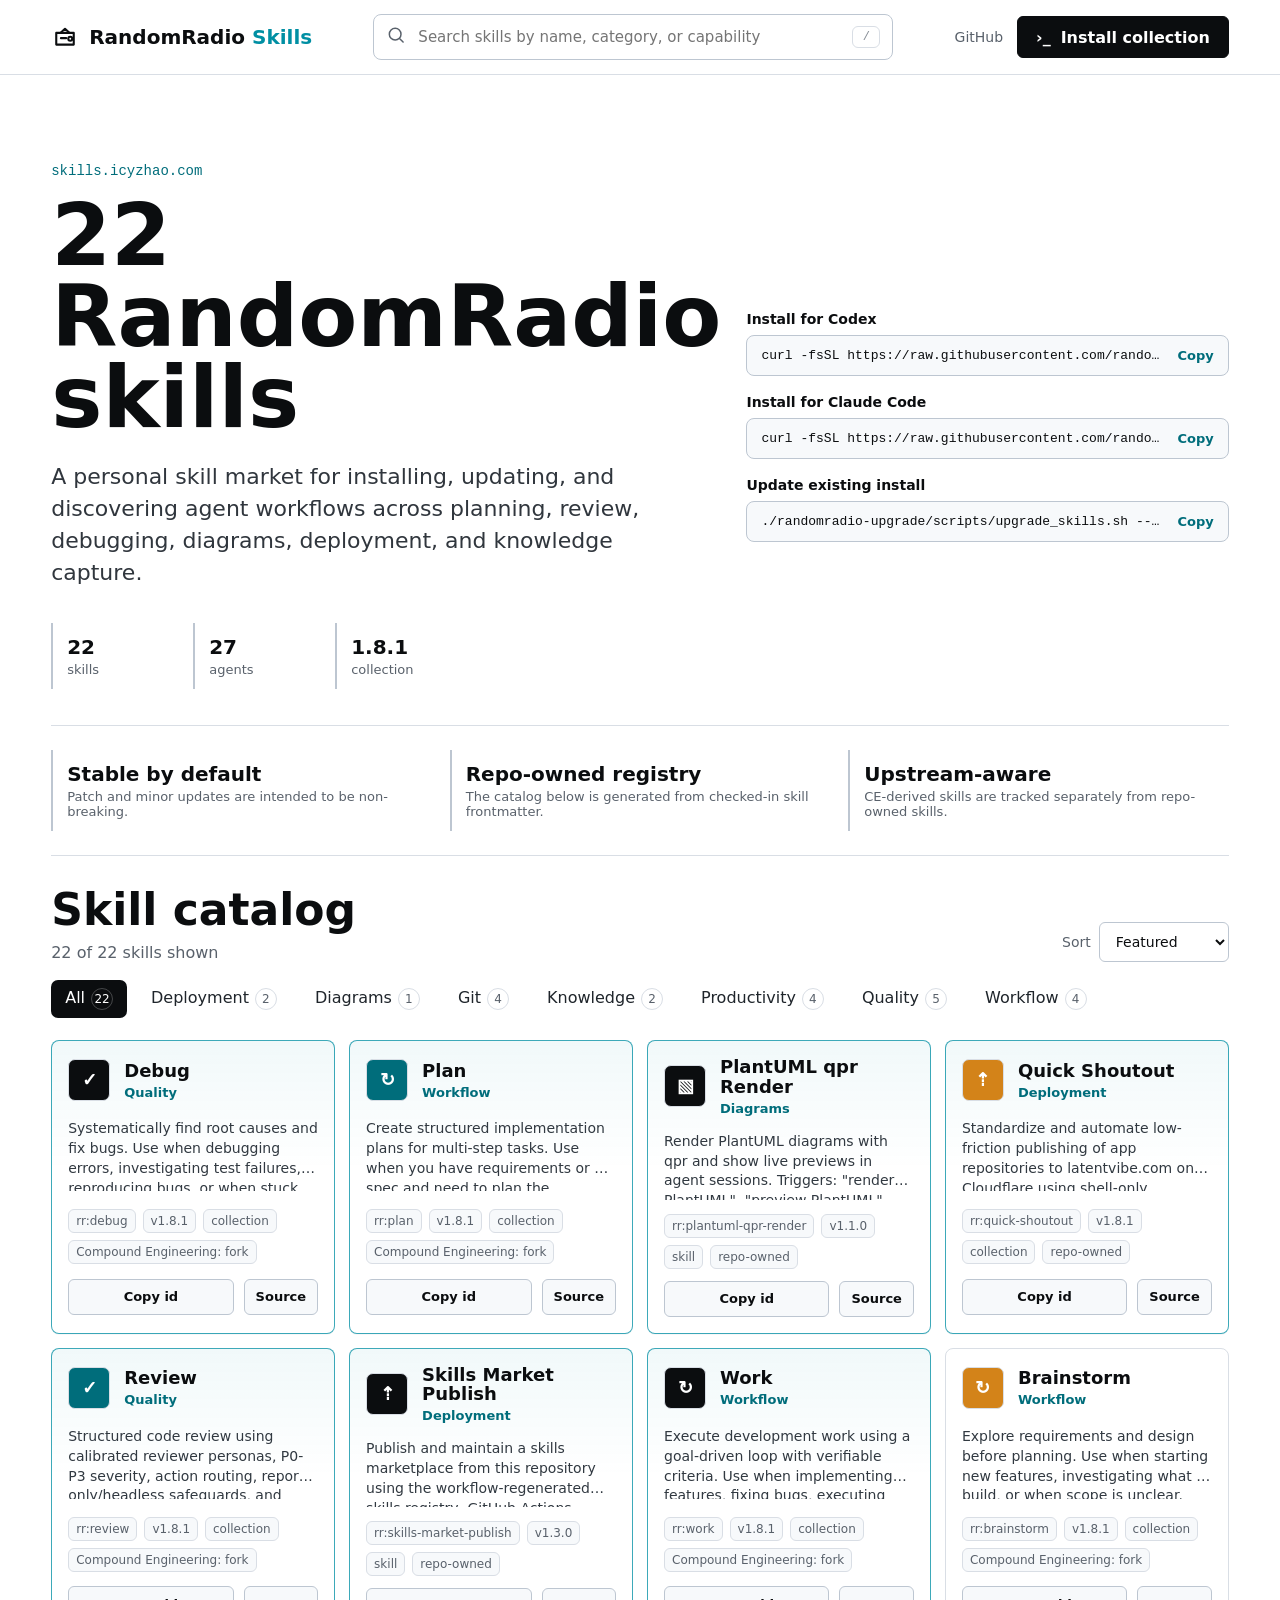
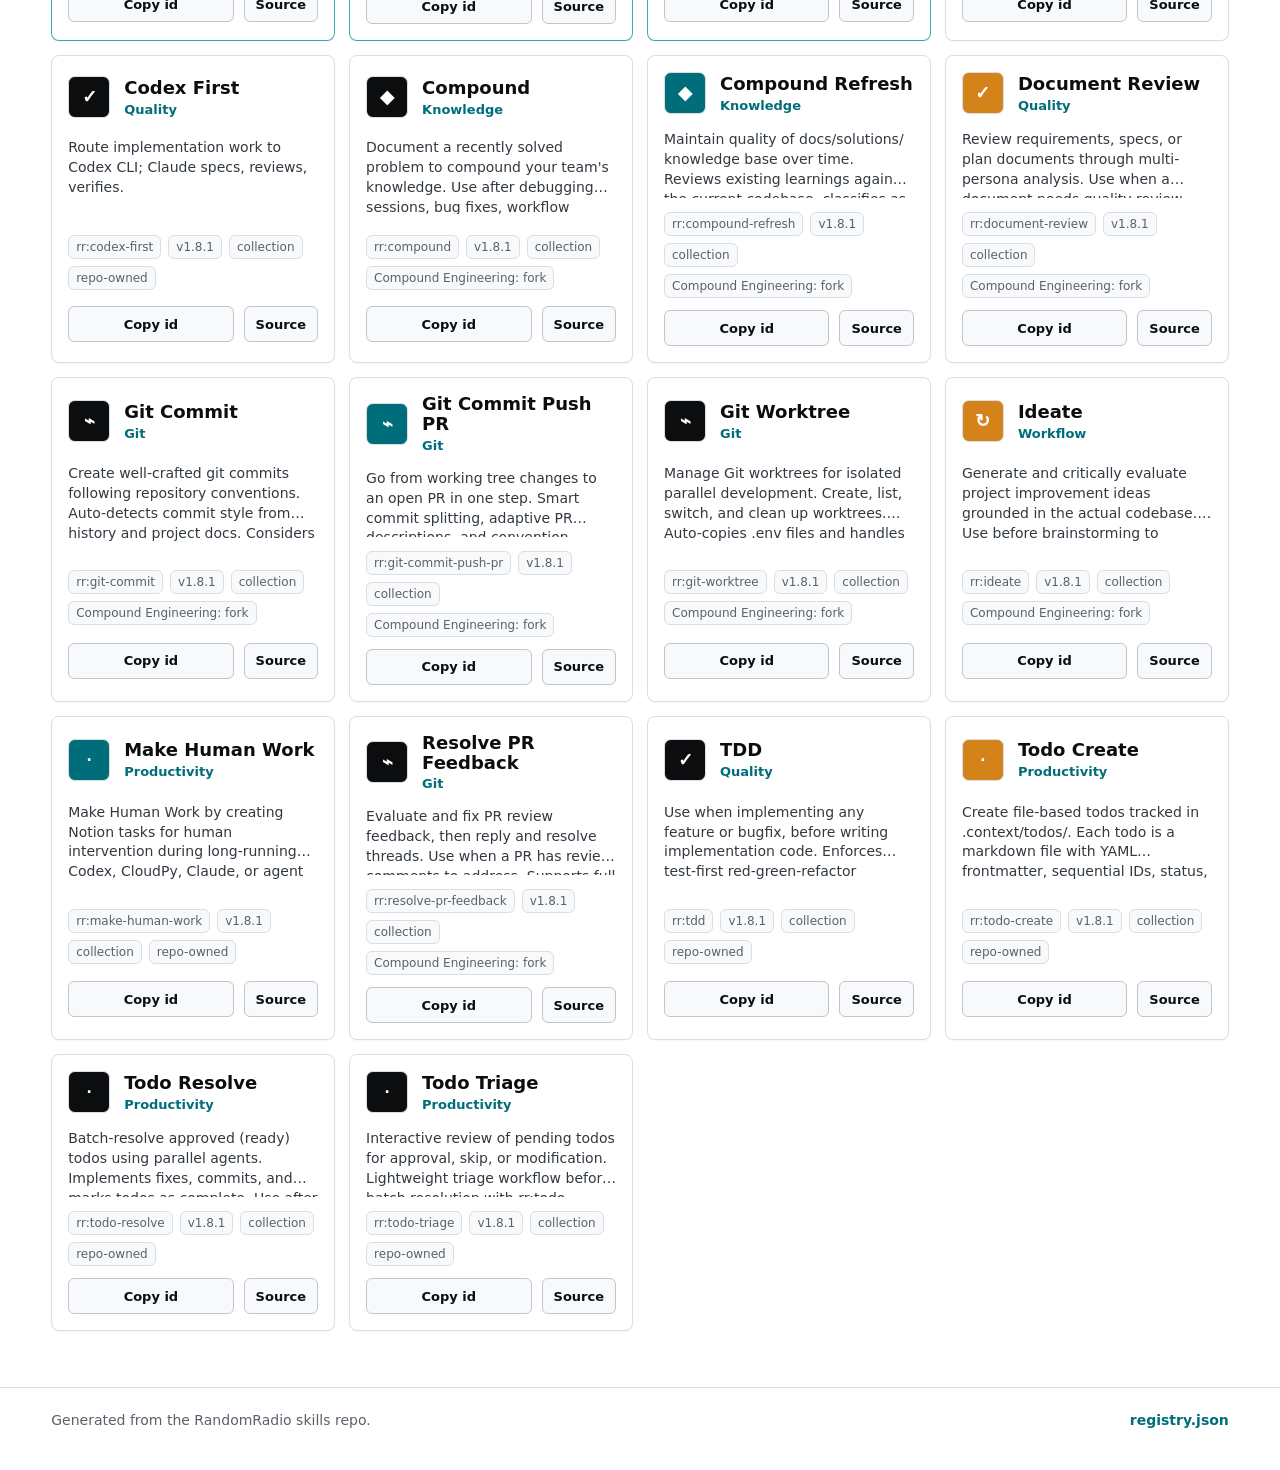
<file: site/index.html>
<!doctype html>
<html lang="en">
  <head>
    <meta charset="utf-8" />
    <meta name="viewport" content="width=device-width, initial-scale=1" />
    <title>RandomRadio Skills Market</title>
    <meta
      name="description"
      content="A searchable market page for the RandomRadio agent skills collection."
    />
    <link rel="icon" href="./favicon.svg" type="image/svg+xml" />
    <link rel="stylesheet" href="./styles.css" />
  </head>
  <body>
    <header class="topbar">
      <a class="brand" href="/" aria-label="RandomRadio Skills home">
        <span class="brand-mark" aria-hidden="true">
          <svg viewBox="0 0 24 24" role="img">
            <path d="M4.5 8.5h15v10h-15z" />
            <path d="M8 8.5 12 5l4 3.5" />
            <path d="M8.5 13h4.5" />
            <circle cx="16.5" cy="13.5" r="1.7" />
          </svg>
        </span>
        <span>RandomRadio <strong>Skills</strong></span>
      </a>

      <label class="search-shell" for="skill-search">
        <span aria-hidden="true">
          <svg viewBox="0 0 24 24">
            <circle cx="11" cy="11" r="7" />
            <path d="m16.5 16.5 4 4" />
          </svg>
        </span>
        <input
          id="skill-search"
          type="search"
          placeholder="Search skills by name, category, or capability"
          autocomplete="off"
        />
        <kbd>/</kbd>
      </label>

      <nav class="top-actions" aria-label="Primary">
        <a class="ghost-link" href="https://github.com/randomradio/skills">GitHub</a>
        <button
          class="button button-dark"
          type="button"
          data-copy="installAll"
          aria-label="Copy full collection install command"
        >
          <span aria-hidden="true">›_</span>
          <span data-copy-label>Install collection</span>
        </button>
      </nav>
    </header>

    <main>
      <section class="hero" aria-labelledby="hero-title">
        <div class="hero-copy">
          <p class="domain">skills.icyzhao.com</p>
          <h1 id="hero-title"><span id="skill-count">19</span> RandomRadio skills</h1>
          <p class="lede">
            A personal skill market for installing, updating, and discovering agent workflows
            across planning, review, debugging, diagrams, deployment, and knowledge capture.
          </p>
          <div class="hero-stats" aria-label="Collection stats">
            <div>
              <strong id="stat-skills">19</strong>
              <span>skills</span>
            </div>
            <div>
              <strong id="stat-agents">27</strong>
              <span>agents</span>
            </div>
            <div>
              <strong id="stat-version">1.4.0</strong>
              <span>collection</span>
            </div>
          </div>
        </div>

        <aside class="command-panel" aria-label="Install commands">
          <div class="command-group">
            <div class="command-label">Install for Codex</div>
            <button
              class="command"
              type="button"
              data-copy="installCodex"
              aria-label="Copy Codex install command"
            >
              <code id="cmd-install-codex">Loading...</code>
              <span data-copy-label>Copy</span>
            </button>
          </div>
          <div class="command-group">
            <div class="command-label">Install for Claude Code</div>
            <button
              class="command"
              type="button"
              data-copy="installClaude"
              aria-label="Copy Claude Code install command"
            >
              <code id="cmd-install-claude">Loading...</code>
              <span data-copy-label>Copy</span>
            </button>
          </div>
          <div class="command-group">
            <div class="command-label">Update existing install</div>
            <button
              class="command"
              type="button"
              data-copy="update"
              aria-label="Copy update command"
            >
              <code id="cmd-update">Loading...</code>
              <span data-copy-label>Copy</span>
            </button>
          </div>
        </aside>
      </section>

      <section class="release-rail" aria-label="Update policy">
        <div>
          <strong>Stable by default</strong>
          <span>Patch and minor updates are intended to be non-breaking.</span>
        </div>
        <div>
          <strong>Repo-owned registry</strong>
          <span>The catalog below is generated from checked-in skill frontmatter.</span>
        </div>
        <div>
          <strong>Upstream-aware</strong>
          <span>CE-derived skills are tracked separately from repo-owned skills.</span>
        </div>
      </section>

      <section class="catalog" aria-labelledby="catalog-title">
        <div class="catalog-heading">
          <div>
            <h2 id="catalog-title">Skill catalog</h2>
            <p id="catalog-summary">Loading current skills...</p>
          </div>
          <label class="sort-control">
            <span>Sort</span>
            <select id="sort-select">
              <option value="featured">Featured</option>
              <option value="name">Name</option>
              <option value="category">Category</option>
            </select>
          </label>
        </div>

        <div class="filters" id="filters" aria-label="Skill categories"></div>
        <div class="grid" id="skill-grid"></div>
        <p class="empty-state" id="empty-state" hidden>
          No skills match that search. Clear the filter and try a capability like
          <button type="button" data-search="review">review</button> or
          <button type="button" data-search="diagram">diagram</button>.
        </p>
      </section>
    </main>

    <footer class="footer">
      <span>Generated from the RandomRadio skills repo.</span>
      <a href="./registry.json">registry.json</a>
    </footer>

    <template id="skill-card-template">
      <article class="skill-card">
        <div class="card-head">
          <div class="skill-icon" aria-hidden="true"></div>
          <div>
            <h3></h3>
            <p class="skill-category"></p>
          </div>
        </div>
        <p class="skill-description"></p>
        <div class="meta-line"></div>
        <div class="card-actions">
          <button class="copy-id" type="button">Copy id</button>
          <a class="source-link">Source</a>
        </div>
      </article>
    </template>

    <script src="./app.js" type="module"></script>
  </body>
</html>
</file>
<file: site/styles.css>
:root {
  color-scheme: light;
  --bg: #ffffff;
  --ink: #0b0d0f;
  --muted: #59616b;
  --quiet: #858c95;
  --line: #d9dee5;
  --line-strong: #bdc6d1;
  --surface: #f7f9fb;
  --surface-strong: #eef3f6;
  --teal: #008fa3;
  --teal-dark: #006d7b;
  --amber: #d38319;
  --sage: #5f7f71;
  --shadow: 0 16px 44px rgba(15, 23, 42, 0.08);
  --mono: "SFMono-Regular", "SF Mono", Consolas, "Liberation Mono", monospace;
  --sans: ui-sans-serif, system-ui, -apple-system, BlinkMacSystemFont, "Segoe UI", sans-serif;
}

* {
  box-sizing: border-box;
}

html {
  scroll-behavior: smooth;
}

body {
  margin: 0;
  background: var(--bg);
  color: var(--ink);
  font-family: var(--sans);
  letter-spacing: 0;
}

a {
  color: inherit;
}

button,
input,
select {
  font: inherit;
}

button {
  cursor: pointer;
}

button:focus-visible,
a:focus-visible,
input:focus-visible,
select:focus-visible {
  outline: 3px solid rgba(0, 143, 163, 0.25);
  outline-offset: 2px;
}

.topbar {
  position: sticky;
  top: 0;
  z-index: 10;
  display: grid;
  grid-template-columns: auto minmax(260px, 520px) auto;
  gap: 24px;
  align-items: center;
  min-height: 72px;
  padding: 14px clamp(20px, 4vw, 56px);
  border-bottom: 1px solid var(--line);
  background: rgba(255, 255, 255, 0.92);
  backdrop-filter: blur(16px);
}

.brand {
  display: inline-flex;
  align-items: center;
  gap: 10px;
  text-decoration: none;
  font-size: 20px;
  font-weight: 760;
  white-space: nowrap;
}

.brand strong {
  color: var(--teal);
}

.brand-mark {
  display: grid;
  width: 28px;
  height: 28px;
  place-items: center;
}

.brand-mark svg,
.search-shell svg {
  width: 100%;
  height: 100%;
  fill: none;
  stroke: currentColor;
  stroke-linecap: round;
  stroke-linejoin: round;
  stroke-width: 1.8;
}

.search-shell {
  display: grid;
  grid-template-columns: 20px 1fr auto;
  gap: 10px;
  align-items: center;
  min-width: 0;
  padding: 10px 12px;
  border: 1px solid var(--line-strong);
  border-radius: 8px;
  background: var(--bg);
  color: var(--muted);
}

.search-shell input {
  width: 100%;
  border: 0;
  outline: 0;
  background: transparent;
  color: var(--ink);
  font-size: 15px;
}

.search-shell kbd {
  min-width: 28px;
  padding: 3px 8px;
  border: 1px solid var(--line);
  border-radius: 6px;
  color: var(--quiet);
  font-family: var(--mono);
  font-size: 12px;
  text-align: center;
}

.top-actions {
  display: inline-flex;
  align-items: center;
  justify-content: flex-end;
  gap: 14px;
}

.ghost-link {
  color: var(--muted);
  font-size: 14px;
  text-decoration: none;
}

.ghost-link:hover {
  color: var(--ink);
}

.button {
  display: inline-flex;
  align-items: center;
  gap: 10px;
  min-height: 42px;
  padding: 0 18px;
  border: 1px solid var(--ink);
  border-radius: 6px;
  background: var(--bg);
  color: var(--ink);
  font-weight: 720;
}

.button-dark {
  background: var(--ink);
  color: #ffffff;
}

main {
  max-width: 1480px;
  margin: 0 auto;
  padding: 0 clamp(20px, 4vw, 56px) 56px;
}

.hero {
  display: grid;
  grid-template-columns: minmax(0, 1fr) minmax(340px, 0.78fr);
  gap: clamp(32px, 6vw, 88px);
  align-items: center;
  padding: clamp(44px, 7vw, 88px) 0 36px;
  border-bottom: 1px solid var(--line);
}

.domain {
  margin: 0 0 16px;
  color: var(--teal-dark);
  font-family: var(--mono);
  font-size: 14px;
}

h1 {
  max-width: 760px;
  margin: 0;
  font-size: clamp(48px, 7vw, 86px);
  line-height: 0.94;
  letter-spacing: 0;
}

.lede {
  max-width: 660px;
  margin: 24px 0 0;
  color: #30363d;
  font-size: clamp(18px, 2vw, 22px);
  line-height: 1.45;
}

.hero-stats {
  display: flex;
  flex-wrap: wrap;
  gap: 12px;
  margin-top: 34px;
}

.hero-stats div,
.release-rail div {
  min-width: 130px;
  padding: 12px 14px;
  border-left: 2px solid var(--line-strong);
}

.hero-stats strong,
.release-rail strong {
  display: block;
  font-size: 20px;
}

.hero-stats span,
.release-rail span {
  display: block;
  margin-top: 3px;
  color: var(--muted);
  font-size: 13px;
}

.command-panel {
  display: grid;
  gap: 18px;
}

.command-label {
  margin-bottom: 8px;
  font-size: 14px;
  font-weight: 760;
}

.command {
  display: grid;
  grid-template-columns: minmax(0, 1fr) auto;
  gap: 12px;
  width: 100%;
  padding: 12px 14px;
  border: 1px solid var(--line-strong);
  border-radius: 8px;
  background: var(--surface);
  color: var(--ink);
  text-align: left;
}

.command code {
  overflow: hidden;
  font-family: var(--mono);
  font-size: 13px;
  text-overflow: ellipsis;
  white-space: nowrap;
}

.command span {
  color: var(--teal-dark);
  font-size: 13px;
  font-weight: 720;
}

.release-rail {
  display: grid;
  grid-template-columns: repeat(3, minmax(0, 1fr));
  gap: 18px;
  padding: 24px 0;
  border-bottom: 1px solid var(--line);
}

.catalog {
  padding-top: 28px;
}

.catalog-heading {
  display: flex;
  gap: 18px;
  align-items: end;
  justify-content: space-between;
  margin-bottom: 18px;
}

h2 {
  margin: 0;
  font-size: clamp(28px, 4vw, 44px);
}

.catalog-heading p {
  margin: 8px 0 0;
  color: var(--muted);
}

.sort-control {
  display: inline-flex;
  gap: 8px;
  align-items: center;
  color: var(--muted);
  font-size: 14px;
}

.sort-control select {
  min-height: 40px;
  padding: 0 32px 0 12px;
  border: 1px solid var(--line-strong);
  border-radius: 6px;
  background: var(--bg);
  color: var(--ink);
}

.filters {
  display: flex;
  flex-wrap: wrap;
  gap: 10px;
  margin-bottom: 22px;
}

.filter-button {
  min-height: 38px;
  padding: 0 13px;
  border: 1px solid transparent;
  border-radius: 7px;
  background: transparent;
  color: #1f252b;
}

.filter-button span {
  display: inline-grid;
  min-width: 22px;
  height: 22px;
  margin-left: 6px;
  place-items: center;
  border: 1px solid var(--line);
  border-radius: 999px;
  color: var(--muted);
  font-size: 12px;
}

.filter-button.is-active {
  background: var(--ink);
  color: #ffffff;
}

.filter-button.is-active span {
  border-color: rgba(255, 255, 255, 0.24);
  color: #ffffff;
}

.grid {
  display: grid;
  grid-template-columns: repeat(4, minmax(0, 1fr));
  gap: 14px;
}

.skill-card {
  display: grid;
  min-height: 242px;
  padding: 16px;
  border: 1px solid var(--line);
  border-radius: 8px;
  background: var(--bg);
  box-shadow: 0 1px 0 rgba(15, 23, 42, 0.03);
  transition: border-color 160ms ease, box-shadow 160ms ease, transform 160ms ease;
}

.skill-card:hover {
  border-color: var(--line-strong);
  box-shadow: var(--shadow);
  transform: translateY(-2px);
}

.skill-card.is-featured {
  border-color: rgba(0, 143, 163, 0.76);
  background:
    linear-gradient(180deg, rgba(0, 143, 163, 0.055), transparent 44%),
    var(--bg);
}

.card-head {
  display: grid;
  grid-template-columns: 44px minmax(0, 1fr);
  gap: 12px;
  align-items: center;
}

.skill-icon {
  display: grid;
  width: 42px;
  height: 42px;
  place-items: center;
  border: 1px solid var(--line);
  border-radius: 7px;
  background: var(--ink);
  color: #ffffff;
  font-family: var(--mono);
  font-size: 18px;
  font-weight: 760;
}

.skill-card:nth-child(3n + 2) .skill-icon {
  background: var(--teal-dark);
}

.skill-card:nth-child(4n) .skill-icon {
  background: var(--amber);
}

.skill-card h3 {
  margin: 0;
  overflow-wrap: anywhere;
  font-size: 18px;
  line-height: 1.1;
}

.skill-category {
  margin: 4px 0 0;
  color: var(--teal-dark);
  font-size: 13px;
  font-weight: 720;
}

.skill-description {
  display: -webkit-box;
  min-height: 68px;
  margin: 16px 0 14px;
  overflow: hidden;
  color: #313941;
  font-size: 14px;
  line-height: 1.42;
  -webkit-box-orient: vertical;
  -webkit-line-clamp: 3;
}

.meta-line {
  display: flex;
  flex-wrap: wrap;
  gap: 7px;
  align-self: end;
  margin-bottom: 12px;
  color: var(--muted);
  font-size: 12px;
}

.meta-line span {
  padding: 4px 7px;
  border: 1px solid var(--line);
  border-radius: 6px;
  background: var(--surface);
}

.card-actions {
  display: grid;
  grid-template-columns: 1fr auto;
  gap: 10px;
  align-items: center;
}

.copy-id,
.source-link {
  min-height: 36px;
  padding: 0 11px;
  border: 1px solid var(--line-strong);
  border-radius: 6px;
  background: var(--surface);
  color: var(--ink);
  font-size: 13px;
  font-weight: 680;
  text-decoration: none;
}

.source-link {
  display: inline-flex;
  align-items: center;
}

.empty-state {
  max-width: 520px;
  padding: 24px;
  border: 1px dashed var(--line-strong);
  border-radius: 8px;
  color: var(--muted);
}

.empty-state button {
  border: 0;
  background: transparent;
  color: var(--teal-dark);
  font-weight: 720;
}

.footer {
  display: flex;
  justify-content: space-between;
  gap: 16px;
  max-width: 1480px;
  margin: 0 auto;
  padding: 24px clamp(20px, 4vw, 56px) 42px;
  border-top: 1px solid var(--line);
  color: var(--muted);
  font-size: 14px;
}

.footer a {
  color: var(--teal-dark);
  font-weight: 720;
  text-decoration: none;
}

@media (max-width: 1120px) {
  .topbar {
    grid-template-columns: 1fr;
  }

  .top-actions {
    justify-content: start;
  }

  .hero {
    grid-template-columns: 1fr;
  }

  .grid {
    grid-template-columns: repeat(3, minmax(0, 1fr));
  }
}

@media (max-width: 820px) {
  .release-rail,
  .grid {
    grid-template-columns: repeat(2, minmax(0, 1fr));
  }

  .catalog-heading {
    align-items: start;
    flex-direction: column;
  }
}

@media (max-width: 620px) {
  .topbar {
    padding: 12px 16px;
  }

  main {
    padding-inline: 16px;
  }

  .hero {
    padding-top: 34px;
  }

  h1 {
    font-size: 44px;
  }

  .release-rail,
  .grid {
    grid-template-columns: 1fr;
  }

  .footer {
    flex-direction: column;
    padding-inline: 16px;
  }
}
</file>
